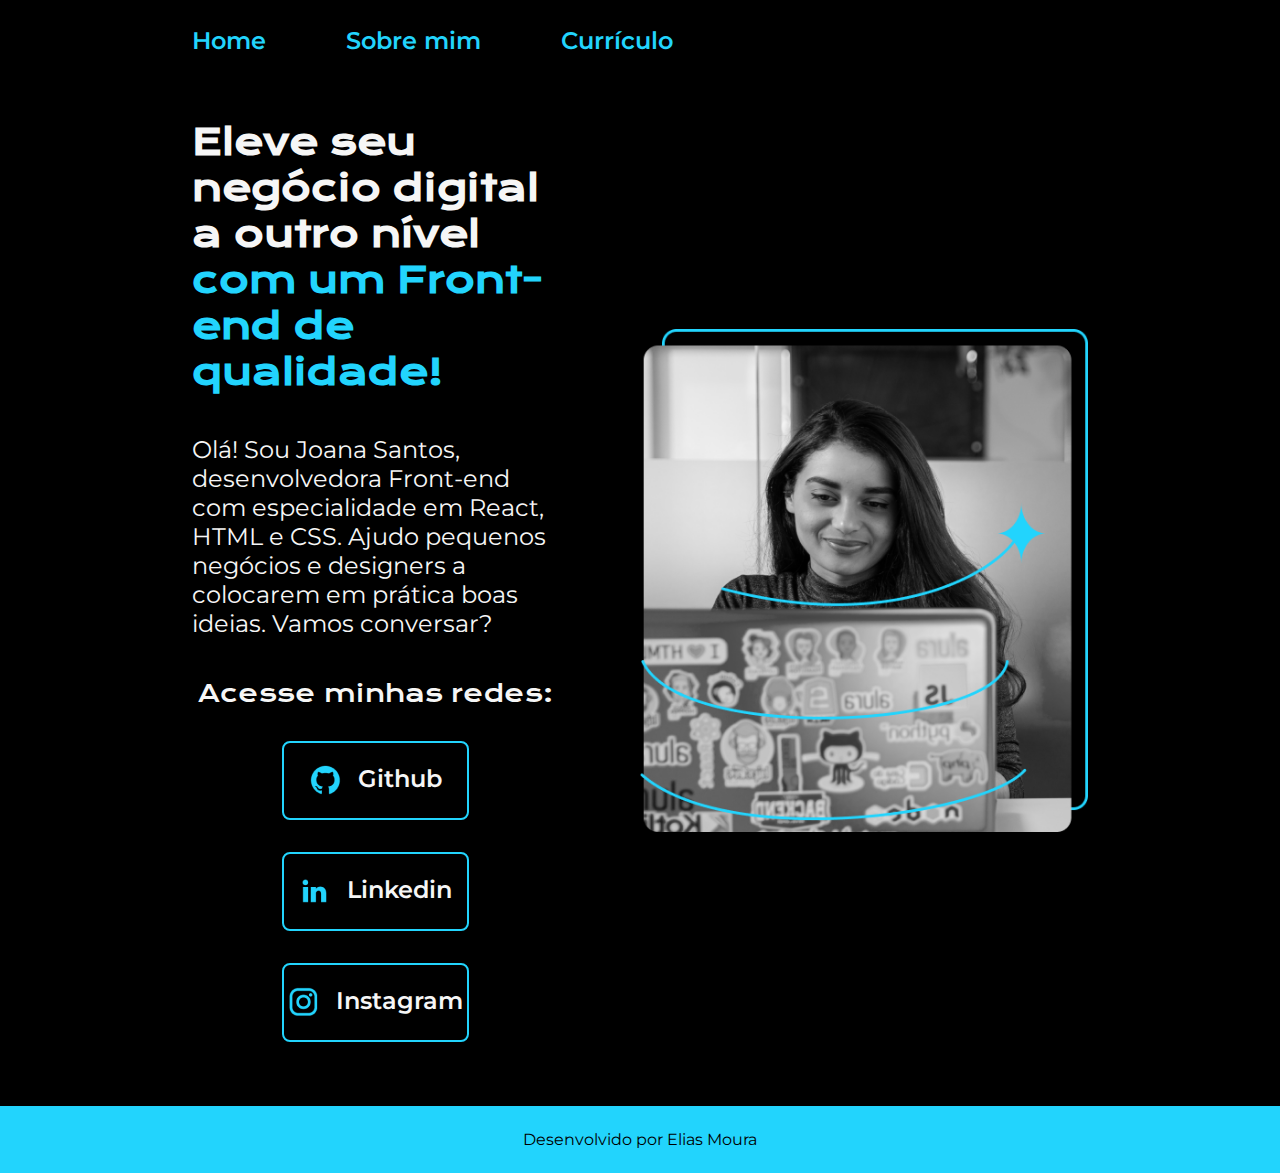
<file: index.html>
<!DOCTYPE html>
<html lang="pt-br">
<head>
    <meta charset="UTF-8">
    <meta http-equiv="X-UA-Compatible" content="IE=edge">
    <meta name="viewport" content="width=device-width, initial-scale=1.0">
    <title>Portfolio</title>
    <link rel="stylesheet" href="./styles/syles.css">
</head>
<body>
    <header class="cabecalho">
        <nav class="cabecalho__menu">
            <a class="cabecalho__menu__link" href="index.html">Home</a>
            <a class="cabecalho__menu__link" href="about.html">Sobre mim</a>
            <a class="cabecalho__menu__link" href="curriculo.html">Currículo</a>
        </nav>
    </header>
    <main class="apresentacao">
        <section class="apresentacao__conteudo">
            <h1 class="apresentacao__conteudo__titulo">Eleve seu negócio digital a outro nível <strong class="titulo-destaque">com um Front-end de qualidade!</strong></h1>
            <p class="apresentacao__conteudo__texto">Olá! Sou Joana Santos, desenvolvedora Front-end com especialidade em React, HTML e CSS. Ajudo pequenos negócios e designers a colocarem em prática boas ideias. Vamos conversar?</p>
            <div class="apresentacao__links">
                <h2 class="apresentacao__links__subtitulo">Acesse minhas redes:</h2>
                <a class="apresentacao__links__navegacao" href="https://github.com/Elias-Moura">
                    <img src="./assets/github.png">
                    Github
                </a>
                <a class="apresentacao__links__navegacao" href="https://www.linkedin.com/in/elias-s-moura/">
                    <img src="./assets/linkedin.png">
                    Linkedin
                </a>
                <a class="apresentacao__links__navegacao" href="https://instagram.com/elias_smoura">
                    <img src="./assets/instagram.png">
                    Instagram
                </a>
            </div>
        </section>
        <img class="apresentacao__imagem" src="./assets/Imagem.png" alt="Foto da Joana Santos programando.">
    </main>
    <footer class="rodape">
        <p>Desenvolvido por Elias Moura</p>
    </footer>
</body>
</html>
</file>
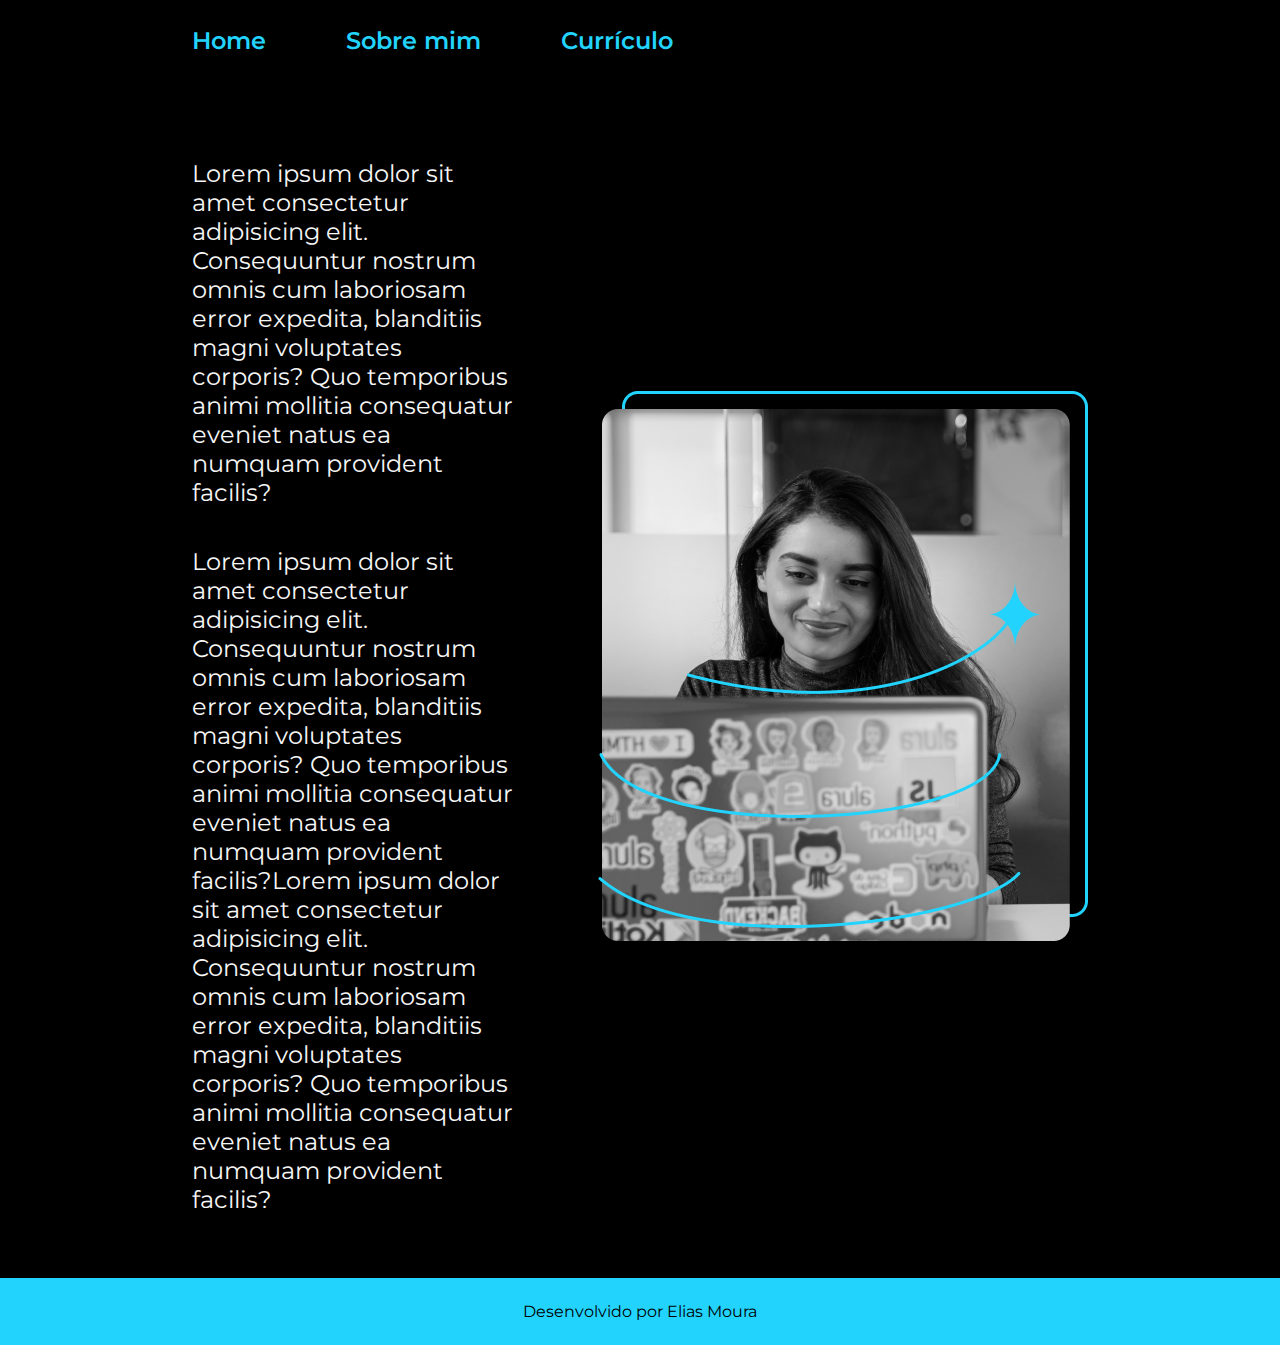
<file: about.html>
<!DOCTYPE html>
<html lang="pt-br">
<head>
    <meta charset="UTF-8">
    <meta http-equiv="X-UA-Compatible" content="IE=edge">
    <meta name="viewport" content="width=device-width, initial-scale=1.0">
    <title>Sobre mim</title>
    <link rel="stylesheet" href="./styles/syles.css">
</head>
<body>
    <header class="cabecalho">
        <nav class="cabecalho__menu">
            <a class="cabecalho__menu__link" href="index.html">Home</a>
            <a class="cabecalho__menu__link" href="about.html">Sobre mim</a>
            <a class="cabecalho__menu__link" href="curriculo.html">Currículo</a>
        </nav>
    </header>
    <main class="apresentacao">
        <section class="apresentacao__conteudo">
            <h1 class="apresentacao__conteudo__titulo"></h1>
            <p class="apresentacao__conteudo__texto">Lorem ipsum dolor sit amet consectetur adipisicing elit. Consequuntur nostrum omnis cum laboriosam error expedita, blanditiis magni voluptates corporis? Quo temporibus animi mollitia consequatur eveniet natus ea numquam provident facilis?</p>
            <p class="apresentacao__conteudo__texto">Lorem ipsum dolor sit amet consectetur adipisicing elit. Consequuntur nostrum omnis cum laboriosam error expedita, blanditiis magni voluptates corporis? Quo temporibus animi mollitia consequatur eveniet natus ea numquam provident facilis?Lorem ipsum dolor sit amet consectetur adipisicing elit. Consequuntur nostrum omnis cum laboriosam error expedita, blanditiis magni voluptates corporis? Quo temporibus animi mollitia consequatur eveniet natus ea numquam provident facilis?</p>
        </section>
        <img src="./assets/Imagem.png" alt="Foto da Joana Santos programando.">
    </main>
    <footer class="rodape">
        <p>Desenvolvido por Elias Moura</p>
    </footer>
</body>
</html>
</file>
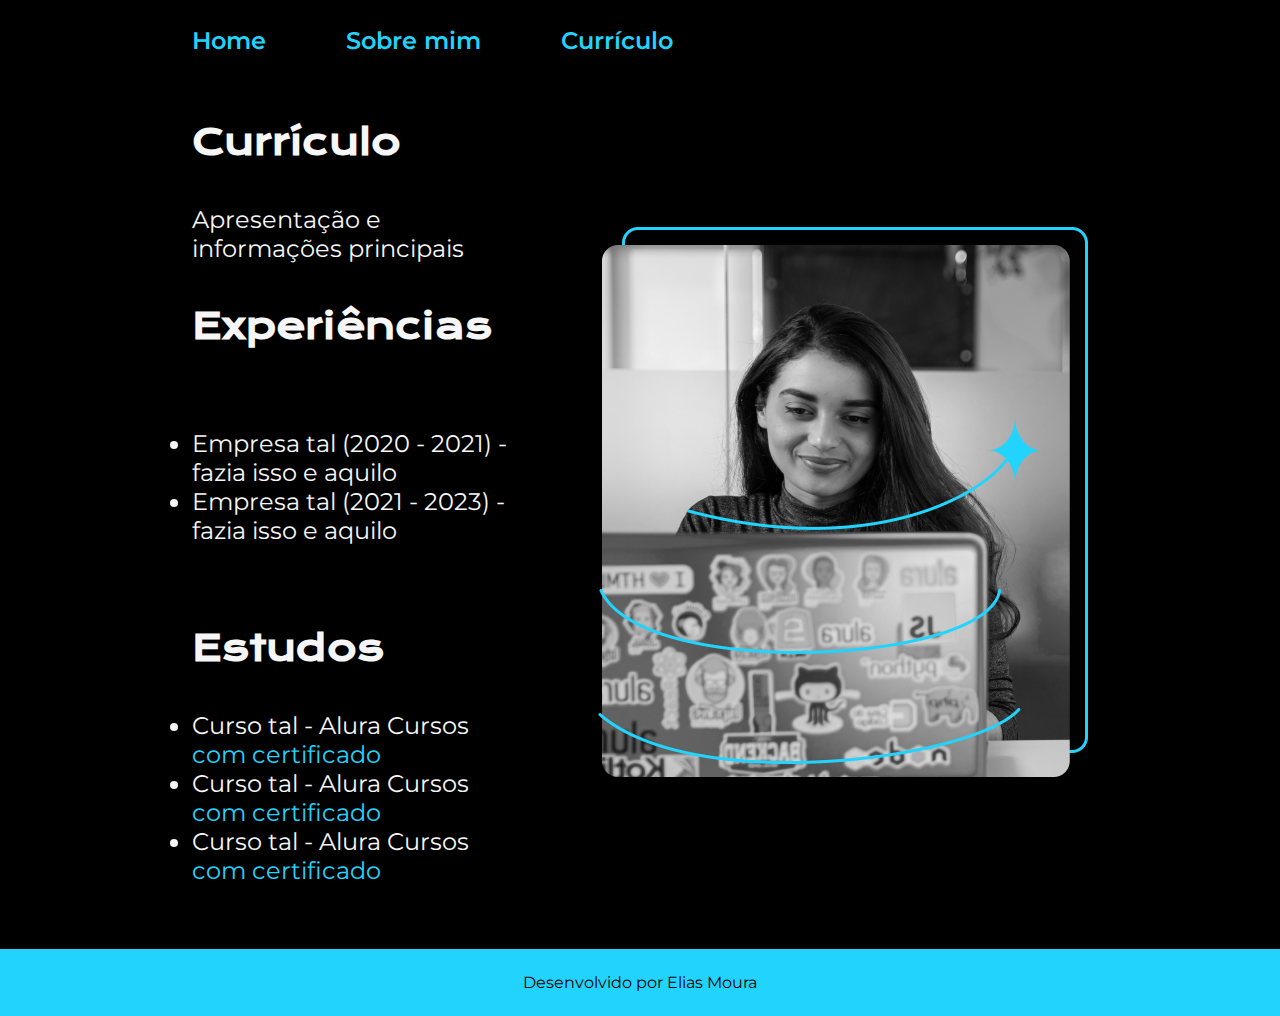
<file: curriculo.html>
<!DOCTYPE html>
<html lang="en">
<head>
    <meta charset="UTF-8">
    <meta http-equiv="X-UA-Compatible" content="IE=edge">
    <meta name="viewport" content="width=device-width, initial-scale=1.0">
    <title>Currículo</title>
    <link rel="stylesheet" href="./styles/syles.css">

</head>
<body>
    <header class="cabecalho">
        <nav class="cabecalho__menu">
            <a class="cabecalho__menu__link" href="index.html">Home</a>
            <a class="cabecalho__menu__link" href="about.html">Sobre mim</a>
            <a class="cabecalho__menu__link" href="curriculo.html">Currículo</a>
        </nav>
    </header>
    <main class="apresentacao">
        <section class="apresentacao__conteudo">
            <h1 class="apresentacao__conteudo__titulo">Currículo</h1>
            <p class="apresentacao__conteudo__texto">
                Apresentação e informações principais
            </p>
            <h2 class="apresentacao__conteudo__titulo">Experiências</h2>
            <p class="apresentacao__conteudo__texto">
            <ul class="apresentacao__conteudo__texto">
                <li> Empresa tal (2020 - 2021) - fazia isso e aquilo </li>
                <li> Empresa tal (2021 - 2023) - fazia isso e aquilo </li>
            </ul>
            </p>
            <h2 class="apresentacao__conteudo__titulo">Estudos</h2>
            <div class="apresentacao__conteudo__texto">
            <ul class="apresentacao__conteudo__texto">
                <li>Curso tal - Alura Cursos <a href="linkdocertificado">com certificado</a> </li>
                <li>Curso tal - Alura Cursos <a href="linkdocertificado">com certificado</a></li>
                <li>Curso tal - Alura Cursos <a href="linkdocertificado">com certificado</a></li>
            </ul>
            </div>    
        </section>
        <img src="./assets/Imagem.png" alt="Foto da Joana Santos programando">
    </main> 
    <main></main>
    <footer class="rodape">
        <p>Desenvolvido por Elias Moura</p>
    </footer>
</body>
</html>
</file>
<file: styles/syles.css>
@import url('https://fonts.googleapis.com/css2?family=Krona+One&family=Montserrat:wght@400;600&display=swap');

:root {
    --cor-primaria: #000000;
    --cor-secundaria: #F6F6F6;
    --cor-terceiaria: #22d4fd;
    --cor-hoover: #272727;

    --fonte-primaria: 'Krona One', sans-serif;
    --fonte-secundaria: 'Montserrat', sans-serif;
}

*{
    text-decoration: none;
    margin: 0;
    padding: 0
}

body {
    box-sizing: border-box;
    background-color: var(--cor-primaria);
    color: var(--cor-secundaria);
}


.cabecalho {
    padding: 2% 0 0 15%;

}

.cabecalho__menu {
    display: flex;
    gap: 80px
}

.cabecalho__menu__link { 
    font-family: var(--fonte-secundaria);
    font-size: 1.5rem;
    font-weight: 600;
    color: var(--cor-terceiaria);

}

.titulo-destaque { 
    color: var(--cor-terceiaria)
}

.apresentacao {
    padding: 5% 15%;
    display: flex;
    align-items: center;
    justify-content: space-between;
    gap: 82px;
}

.apresentacao__conteudo {
    width: 50%;
    display: flex;
    flex-direction: column;
    gap: 40px;
}

.apresentacao__conteudo__titulo{
    font-size: 2.25rem;
    font-family: var(--fonte-primaria);
}


.apresentacao__conteudo__texto{
    font-size: 1.5rem;
    font-family: var(--fonte-secundaria);
}

.apresentacao__conteudo__texto a{
    text-decoration: none;
    color: var(--cor-terceiaria);
}

.apresentacao__links {
    display: flex;
    align-items: center;
    flex-direction: column;
    justify-content: space-between;
    gap:32px;
}

.apresentacao__links__subtitulo{
    font-family: var(--fonte-primaria);
    font-weight: 400;
    font-size: 1.5rem;
}

.apresentacao__links__navegacao{
    /* background-color: #22d4fd; */
    display: flex;
    justify-content: center;
    gap:16px;
    border: 2px solid var(--cor-terceiaria);
    width: 50%;
    text-align: center;
    border-radius: 8px;
    font-size: 1.5rem;
    padding: 21.5px 0px;
    color: var(--cor-secundaria); 
    font-family: var(--fonte-secundaria);
    font-weight: 600;
}

.apresentacao__links__link:hover {
    background-color: var(--cor-hoover);
    padding: 3.5% 0%;
}

.apresentacao__imagem {
    width: 50%;
}

.rodape {
    color: var(--cor-primaria);
    background-color: var(--cor-terceiaria);
    padding: 24px;
    text-align: center;
    font-family: var(--fonte-secundaria);
    font-weight: 400;
}


@media (max-width: 1200px) {

    .cabecalho {
        padding: 10%;
    }

    .cabecalho__menu {
        justify-content: center;
    }

    .apresentacao{
        flex-direction: column-reverse;
        padding: 5%;
    }

    .apresentacao__conteudo {
        width: auto;
    }

}
</file>
